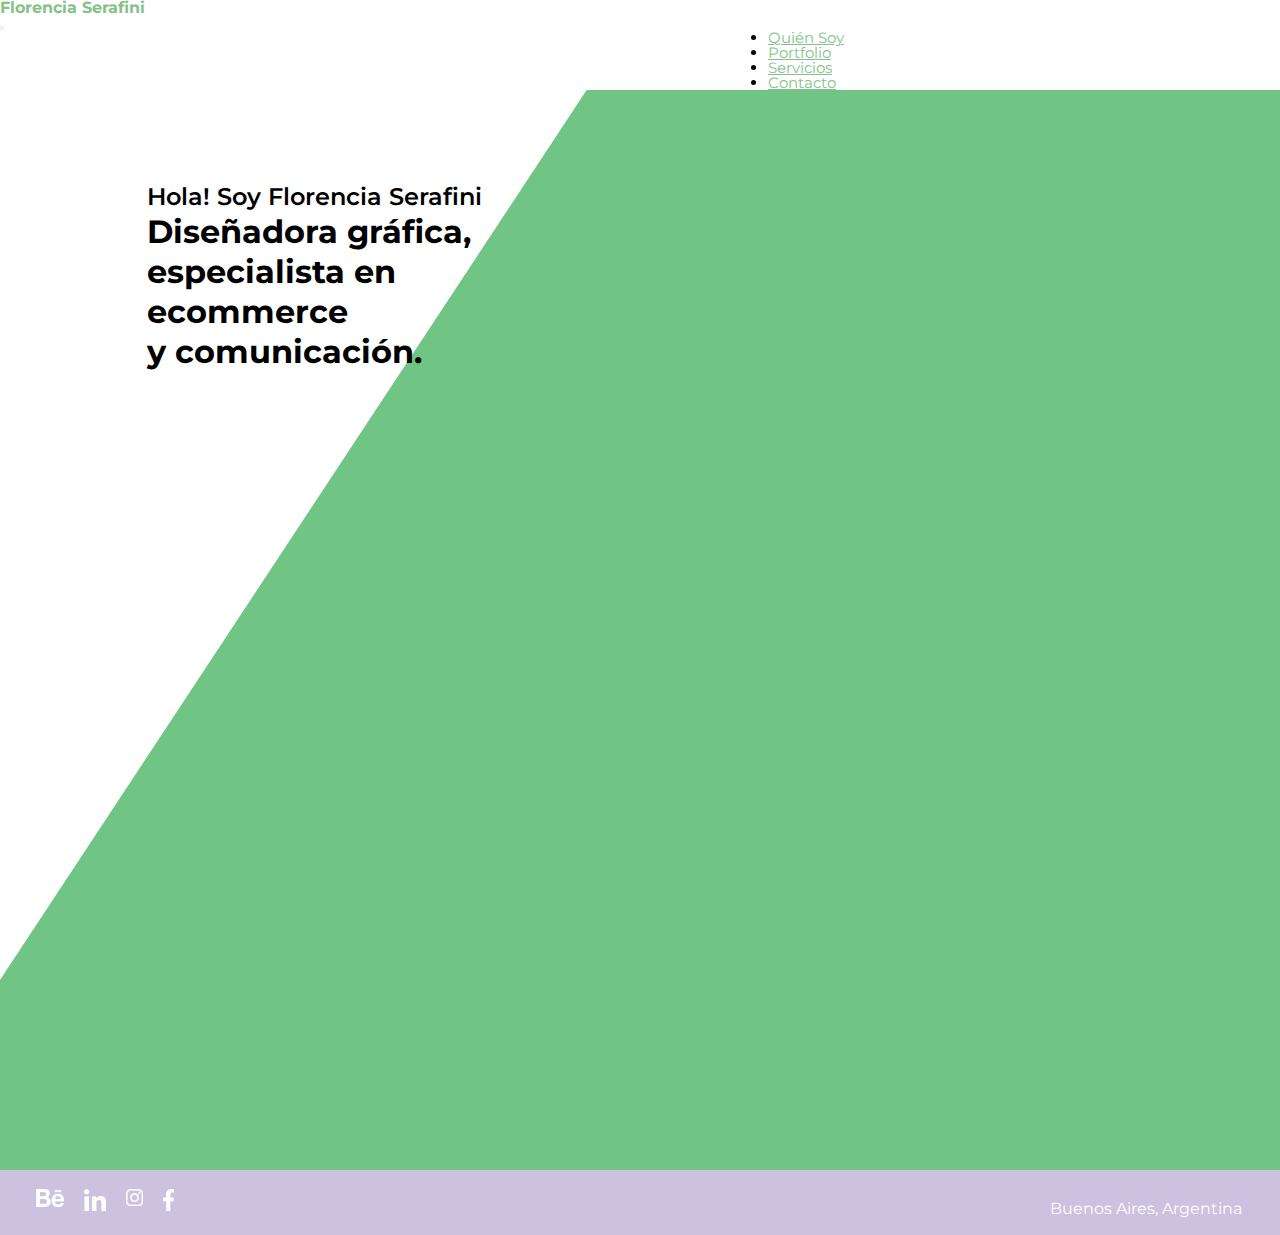
<file: index.html>
<!DOCTYPE html>
<html lang="en">
<head>
    <meta charset="UTF-8">
    <meta http-equiv="X-UA-Compatible" content="IE=edge">
    <meta name="viewport" content="width=device-width, initial-scale=1.0">
    <meta name="description" content="Portfolio personal donde podrán encontrar trabajos realizados e información personal">
    <meta name="keywords"  content="Perfil, personal, portfolio, proyectos, trabajos, servicios">
    <link rel="preconnect" href="https://fonts.googleapis.com">
    <link rel="preconnect" href="https://fonts.gstatic.com" crossorigin>
    <link href="https://fonts.googleapis.com/css2?family=Montserrat:wght@400;500;600;700&display=swap" rel="stylesheet">
    <link href="https://cdn.jsdelivr.net/npm/bootstrap@5.1.3/dist/css/bootstrap.min.css" rel="stylesheet" integrity="sha384-1BmE4kWBq78iYhFldvKuhfTAU6auU8tT94WrHftjDbrCEXSU1oBoqyl2QvZ6jIW3" crossorigin="anonymous">
    <link rel="stylesheet" href="./css/estilos.css">
    <title>Portfolio Florencia Serafini</title>
</head>
<body>
    
    <header id="header">


        <nav class="navbar navbar-expand-lg navbar-light bg-light">
            <div class="container-fluid">
              <div id="logo">
                <a href="./index.html">Florencia Serafini</a>
            </div>
              <button class="navbar-toggler" type="button" data-bs-toggle="collapse" data-bs-target="#navbarNav" aria-controls="navbarNav" aria-expanded="false" aria-label="Toggle navigation">
                <span class="navbar-toggler-icon"></span>
              </button>
              <div class="collapse navbar-collapse" id="navbarNav">
                <ul class="navbar-nav">
                  <li class="nav-item">
                    <a class="nav-link" aria-current="page" href="./quiensoy.html">Quién Soy</a>
                  </li>
                  <li class="nav-item">
                    <a class="nav-link" href="./portfolio.html">Portfolio</a>
                  </li>
                  <li class="nav-item">
                    <a class="nav-link" href="./servicios.html">Servicios</a>
                  </li>
                  <li class="nav-item">
                    <a class="nav-link" href="./contacto.html">Contacto</a>
                  </li>
                </ul>
              </div>
            </div>
          </nav>
    </header>


    <main id="main">
      <div id="textoBienvenida">
        <p>Hola! Soy Florencia Serafini</p>
        <h1>Diseñadora gráfica, <br>
          especialista en <br>
          ecommerce <br>
          y comunicación.</h1>
         </div>    
    </main>



    <footer id="footer">
      <div id="iconos">
        <a href="https://www.behance.net/florenciaserafini"><div id="behance"><img src="./img/behance.png" alt="behance"></div></a>
        <a href="https://www.linkedin.com/in/florencia-serafini-273aa0105/?originalSubdomain=ar"><div id="linkedin"><img src="./img/linkedin.png" alt="linkedin"></div></a>
        <a href="https://www.instagram.com/florchuserafini/?hl=es"><div id="instagram"><img src="./img/instagram.png" alt="instagram"></div></a>
        <a href="https://www.facebook.com/florchu.serafini?locale2=es_LA"><div id="facebook"><img src="./img/facebook.png" alt="facebook"></div></a>
      </div>
      <p>Buenos Aires, Argentina</p>
    </footer>


    <script src="https://cdn.jsdelivr.net/npm/bootstrap@5.1.3/dist/js/bootstrap.bundle.min.js" integrity="sha384-ka7Sk0Gln4gmtz2MlQnikT1wXgYsOg+OMhuP+IlRH9sENBO0LRn5q+8nbTov4+1p" crossorigin="anonymous"></script>
</body>
</html>
</file>
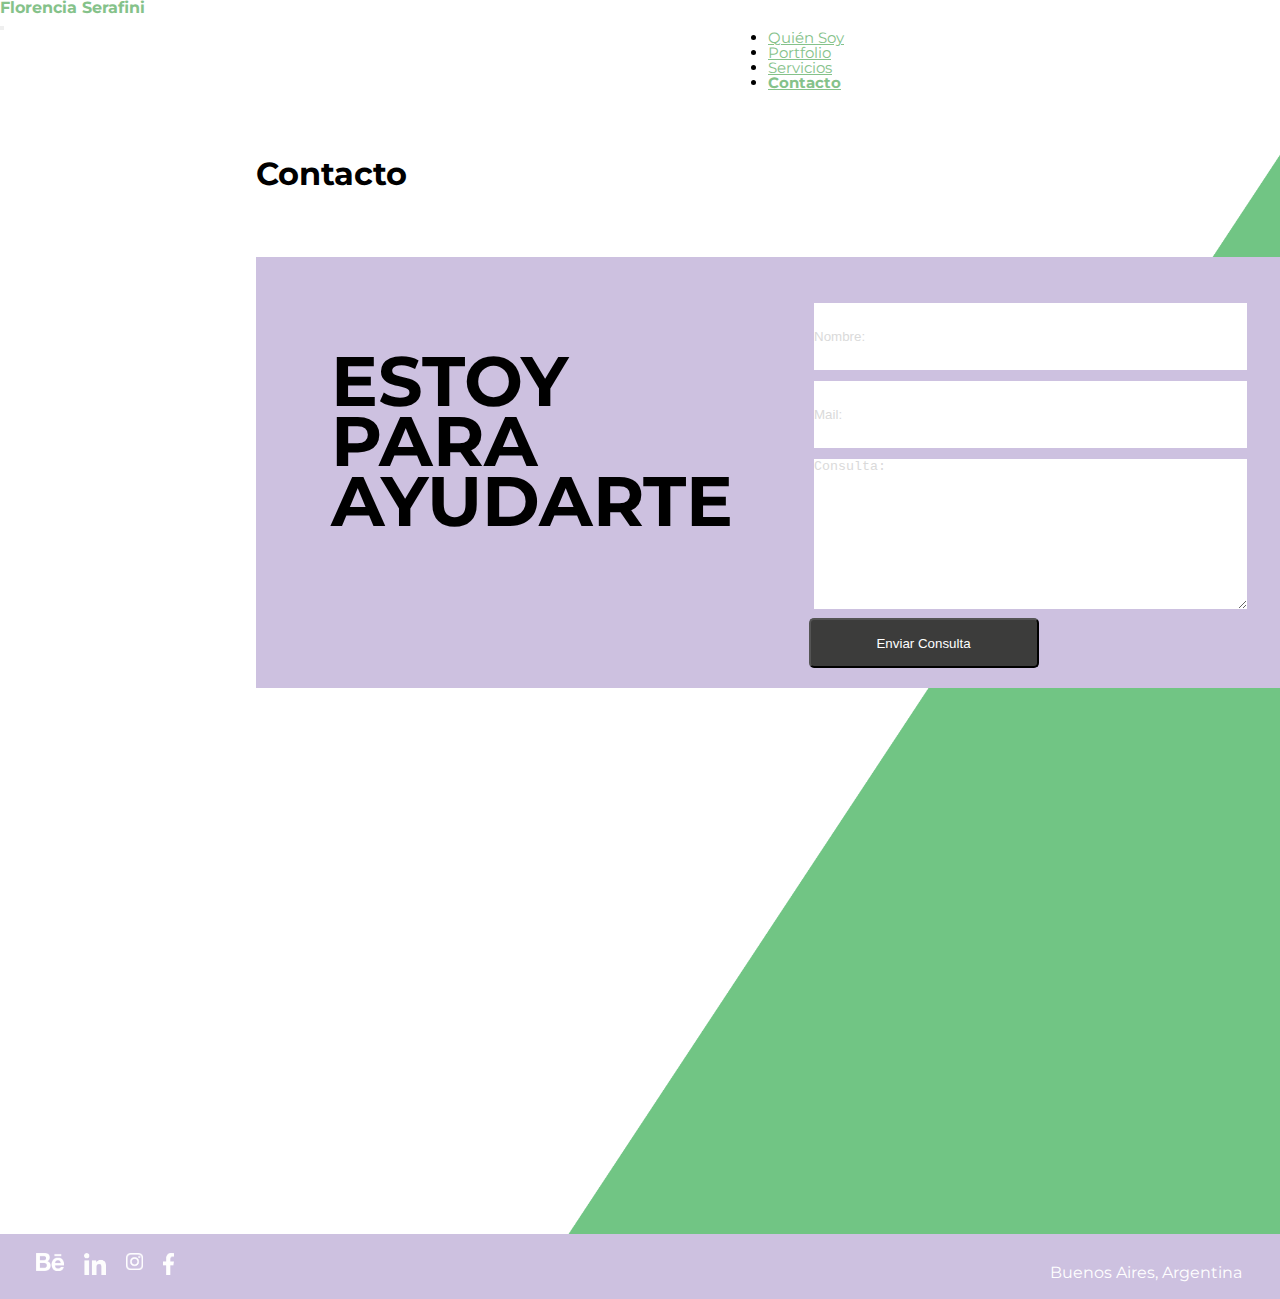
<file: contacto.html>
<!DOCTYPE html>
<html lang="en">
<head>
    <meta charset="UTF-8">
    <meta http-equiv="X-UA-Compatible" content="IE=edge">
    <meta name="viewport" content="width=device-width, initial-scale=1.0">
    <meta name="description" content="Formas de contacto">
    <meta name="keywords"  content="Perfil, personal, portfolio, proyectos, trabajos, servicios">
    <link rel="preconnect" href="https://fonts.googleapis.com">
    <link rel="preconnect" href="https://fonts.gstatic.com" crossorigin>
    <link href="https://fonts.googleapis.com/css2?family=Montserrat:wght@400;500;600;700&display=swap" rel="stylesheet">
    <link href="https://cdn.jsdelivr.net/npm/bootstrap@5.1.3/dist/css/bootstrap.min.css" rel="stylesheet" integrity="sha384-1BmE4kWBq78iYhFldvKuhfTAU6auU8tT94WrHftjDbrCEXSU1oBoqyl2QvZ6jIW3" crossorigin="anonymous">
    <link rel="stylesheet" href="./css/estilos.css">
    <title>Portfolio Florencia Serafini</title>
</head>
<body>
    
    <header id="header">
      
      <nav class="navbar navbar-expand-lg navbar-light bg-light">
        <div class="container-fluid">
          <div id="logo">
            <a href="./index.html">Florencia Serafini</a>
        </div>
          <button class="navbar-toggler" type="button" data-bs-toggle="collapse" data-bs-target="#navbarNav" aria-controls="navbarNav" aria-expanded="false" aria-label="Toggle navigation">
            <span class="navbar-toggler-icon"></span>
          </button>
          <div class="collapse navbar-collapse" id="navbarNav">
            <ul class="navbar-nav">
              <li class="nav-item">
                <a class="nav-link" aria-current="page" href="./quiensoy.html">Quién Soy</a>
              </li>
              <li class="nav-item">
                <a class="nav-link" href="./portfolio.html">Portfolio</a>
              </li>
              <li class="nav-item">
                <a class="nav-link" href="./servicios.html">Servicios</a>
              </li>
              <li class="nav-item ">
                <a class="nav-link active" href="./contacto.html">Contacto</a>
              </li>
            </ul>
          </div>
        </div>
      </nav>
    </header>


    <main id="mainContacto">
      <h1>Contacto</h1>
      <div id="mainContacto__container">
        <div id="mainContacto__container__tituloForm">
          <h1>ESTOY PARA AYUDARTE</h1>
        </div>
        <div id="mainContacto__container__formBoost">
          <input type="text" id="fNombre" placeholder="Nombre:"><br>
          <input type="email" name="correo" id="fMail" placeholder="Mail:"><br>
          <textarea name="consulta" id="fConsulta" cols="30" rows="10" placeholder="Consulta:"></textarea>
          <button type="submit" class="btn">Enviar Consulta</button>
        </div>


      </div>
    
    </main>



    <footer id="footer">
      <div id="iconos">
        <a href="https://www.behance.net/florenciaserafini"><div id="behance"><img src="./img/behance.png" alt="behance"></div></a>
        <a href="https://www.linkedin.com/in/florencia-serafini-273aa0105/?originalSubdomain=ar"><div id="linkedin"><img src="./img/linkedin.png" alt="linkedin"></div></a>
        <a href="https://www.instagram.com/florchuserafini/?hl=es"><div id="instagram"><img src="./img/instagram.png" alt="instagram"></div></a>
        <a href="https://www.facebook.com/florchu.serafini?locale2=es_LA"><div id="facebook"><img src="./img/facebook.png" alt="facebook"></div></a>
      </div>
      <p>Buenos Aires, Argentina</p>
    </footer>


    <script src="https://cdn.jsdelivr.net/npm/bootstrap@5.1.3/dist/js/bootstrap.bundle.min.js" integrity="sha384-ka7Sk0Gln4gmtz2MlQnikT1wXgYsOg+OMhuP+IlRH9sENBO0LRn5q+8nbTov4+1p" crossorigin="anonymous"></script>
</body>
</html>
</file>
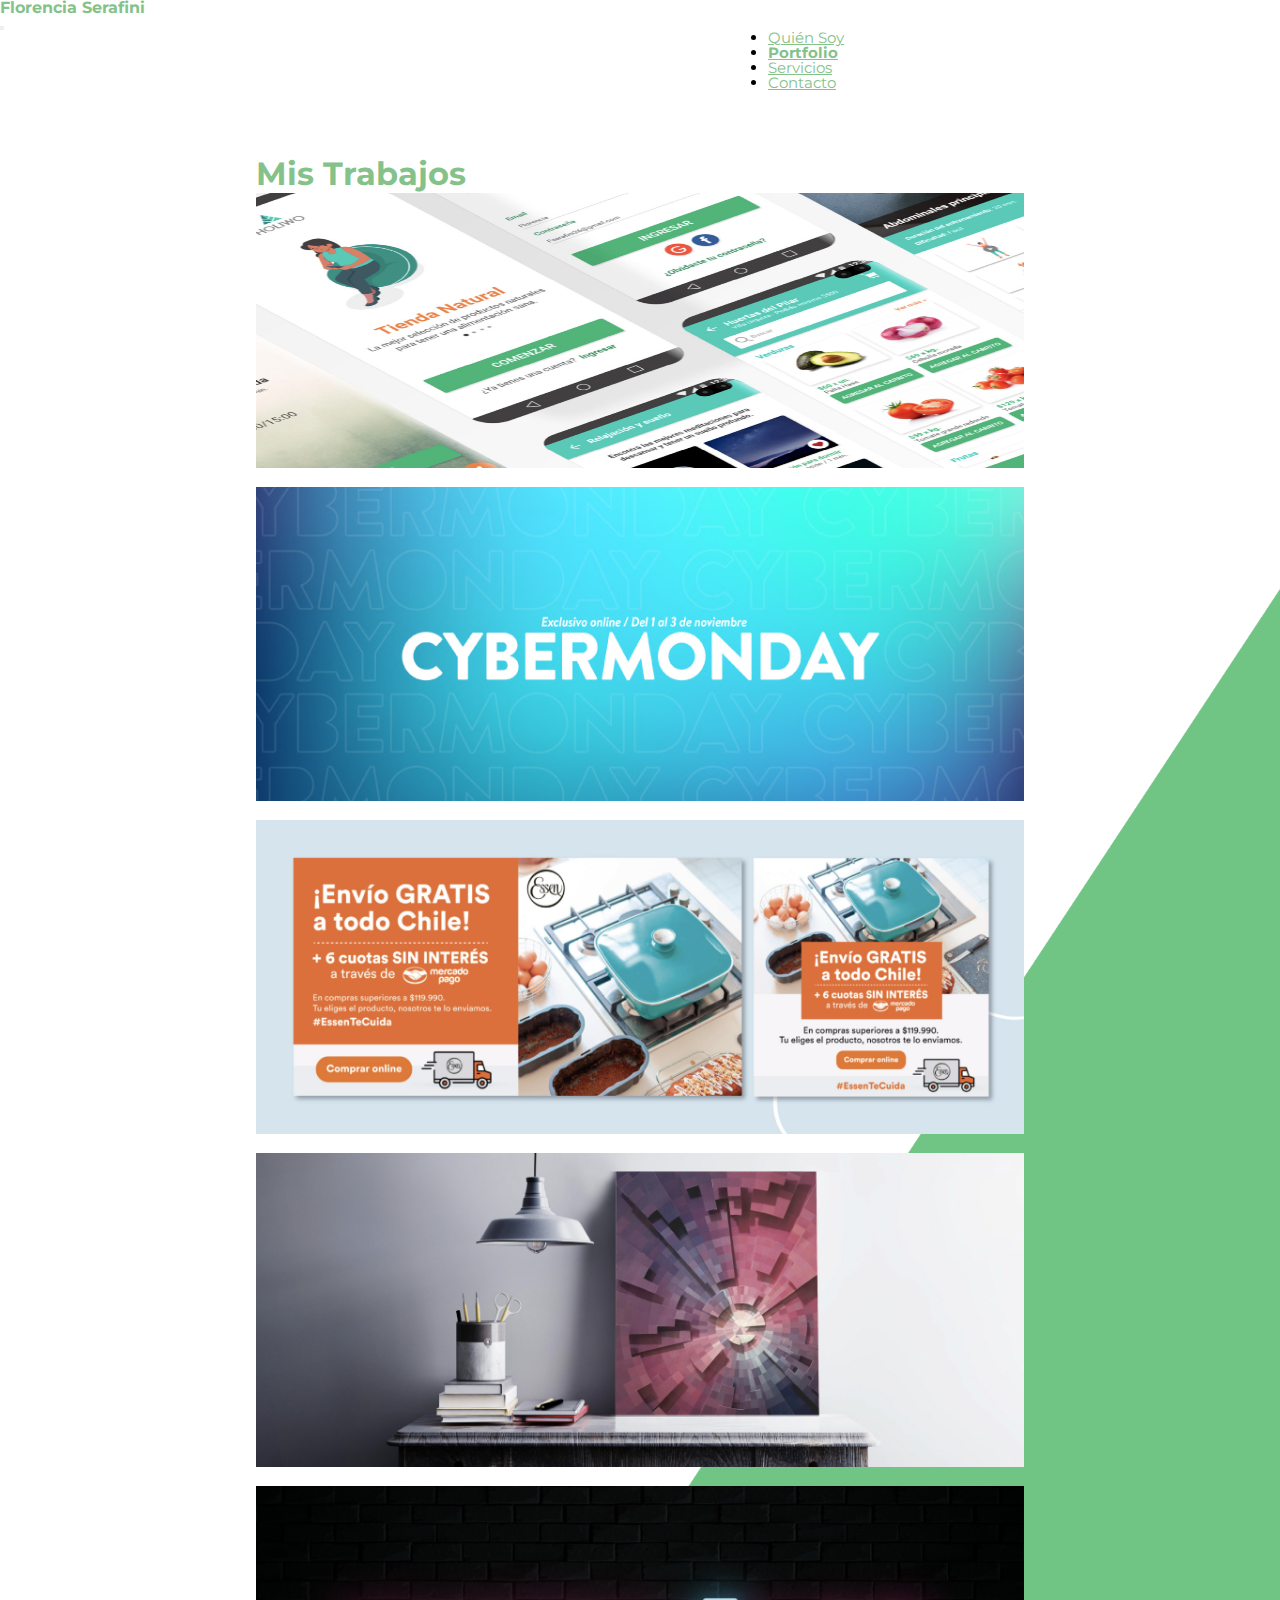
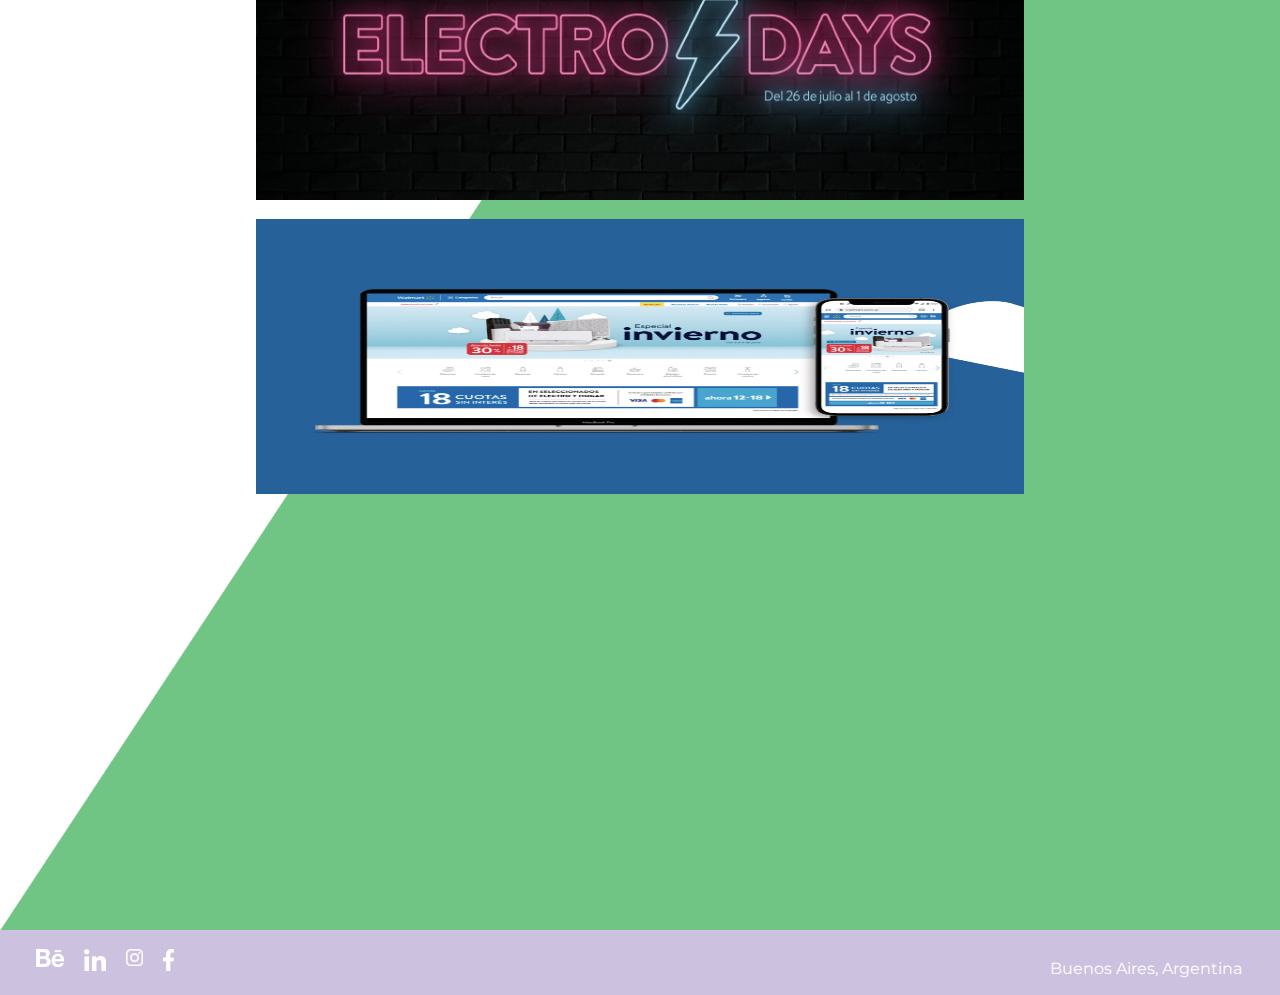
<file: portfolio.html>
<!DOCTYPE html>
<html lang="en">

<head>
  <meta charset="UTF-8">
  <meta http-equiv="X-UA-Compatible" content="IE=edge">
  <meta name="viewport" content="width=device-width, initial-scale=1.0">
  <meta name="description" content="Trabajos realizados">
  <meta name="keywords"  content="Perfil, personal, portfolio, proyectos, trabajos, servicios">
  <link rel="preconnect" href="https://fonts.googleapis.com">
  <link rel="preconnect" href="https://fonts.gstatic.com" crossorigin>
  <link href="https://fonts.googleapis.com/css2?family=Montserrat:wght@400;500;600;700&display=swap" rel="stylesheet">
  <link href="https://cdn.jsdelivr.net/npm/bootstrap@5.1.3/dist/css/bootstrap.min.css" rel="stylesheet"
    integrity="sha384-1BmE4kWBq78iYhFldvKuhfTAU6auU8tT94WrHftjDbrCEXSU1oBoqyl2QvZ6jIW3" crossorigin="anonymous">
  <link rel="stylesheet" href="./css/estilos.css">
  <title>Portfolio Florencia Serafini</title>
</head>

<body>

  <header id="header">
    
    <nav class="navbar navbar-expand-lg navbar-light bg-light">
      <div class="container-fluid">
        <div id="logo">
          <a href="./index.html">Florencia Serafini</a>
      </div>
        <button class="navbar-toggler" type="button" data-bs-toggle="collapse" data-bs-target="#navbarNav" aria-controls="navbarNav" aria-expanded="false" aria-label="Toggle navigation">
          <span class="navbar-toggler-icon"></span>
        </button>
        <div class="collapse navbar-collapse" id="navbarNav">
          <ul class="navbar-nav">
            <li class="nav-item">
              <a class="nav-link" aria-current="page" href="./quiensoy.html">Quién Soy</a>
            </li>
            <li class="nav-item">
              <a class="nav-link active" href="./portfolio.html">Portfolio</a>
            </li>
            <li class="nav-item">
              <a class="nav-link" href="./servicios.html">Servicios</a>
            </li>
            <li class="nav-item">
              <a class="nav-link" href="./contacto.html">Contacto</a>
            </li>
          </ul>
        </div>
      </div>
    </nav>
  </header>


  <main id="mainPortfolio">
    <h1>Mis Trabajos</h1>
    <div id="mainPortfolio__container">
      <div id="mainPortfolio__container__work1">
        <a href="https://www.behance.net/gallery/112557121/Holiwo-APP-de-nutricion-Holistica"><img src="./img/holiwo.png" alt="Holiwo"></a>
      </div>
      <div id="mainPortfolio__container__work2">
        <a href="#"><img src="./img/cyber.png" alt="Cyber Monday"></a>
      </div>

      <div id="mainPortfolio__container__work3">
        <a href="https://www.behance.net/gallery/123429303/Essen-Chile"><img src="./img/essen.png" alt="Essen"></a>
      </div>

      <div id="mainPortfolio__container__work4">
        <a href="#"><img src="./img/puntog.png" alt="Punto G"></a>
      </div>

      <div id="mainPortfolio__container__work5">
        <a href="#"><img src="./img/electrodays.png" alt="Electro Days"></a>
      </div>

      <div id="mainPortfolio__container__work6">
        <a href="https://www.behance.net/gallery/123427909/Diseno-banners-Walmartcomar"><img src="./img/walmart.png" alt="Walmart"></a>

      </div>
    
    </div>

  </main>


  <footer id="footer">
    <div id="iconos">
      <a href="https://www.behance.net/florenciaserafini"><div id="behance"><img src="./img/behance.png" alt="behance"></div></a>
      <a href="https://www.linkedin.com/in/florencia-serafini-273aa0105/?originalSubdomain=ar"><div id="linkedin"><img src="./img/linkedin.png" alt="linkedin"></div></a>
      <a href="https://www.instagram.com/florchuserafini/?hl=es"><div id="instagram"><img src="./img/instagram.png" alt="instagram"></div></a>
      <a href="https://www.facebook.com/florchu.serafini?locale2=es_LA"><div id="facebook"><img src="./img/facebook.png" alt="facebook"></div></a>
    </div>
    <p>Buenos Aires, Argentina</p>
  </footer>


  <script src="https://cdn.jsdelivr.net/npm/bootstrap@5.1.3/dist/js/bootstrap.bundle.min.js"
    integrity="sha384-ka7Sk0Gln4gmtz2MlQnikT1wXgYsOg+OMhuP+IlRH9sENBO0LRn5q+8nbTov4+1p" crossorigin="anonymous">
  </script>
</body>

</html>
</file>
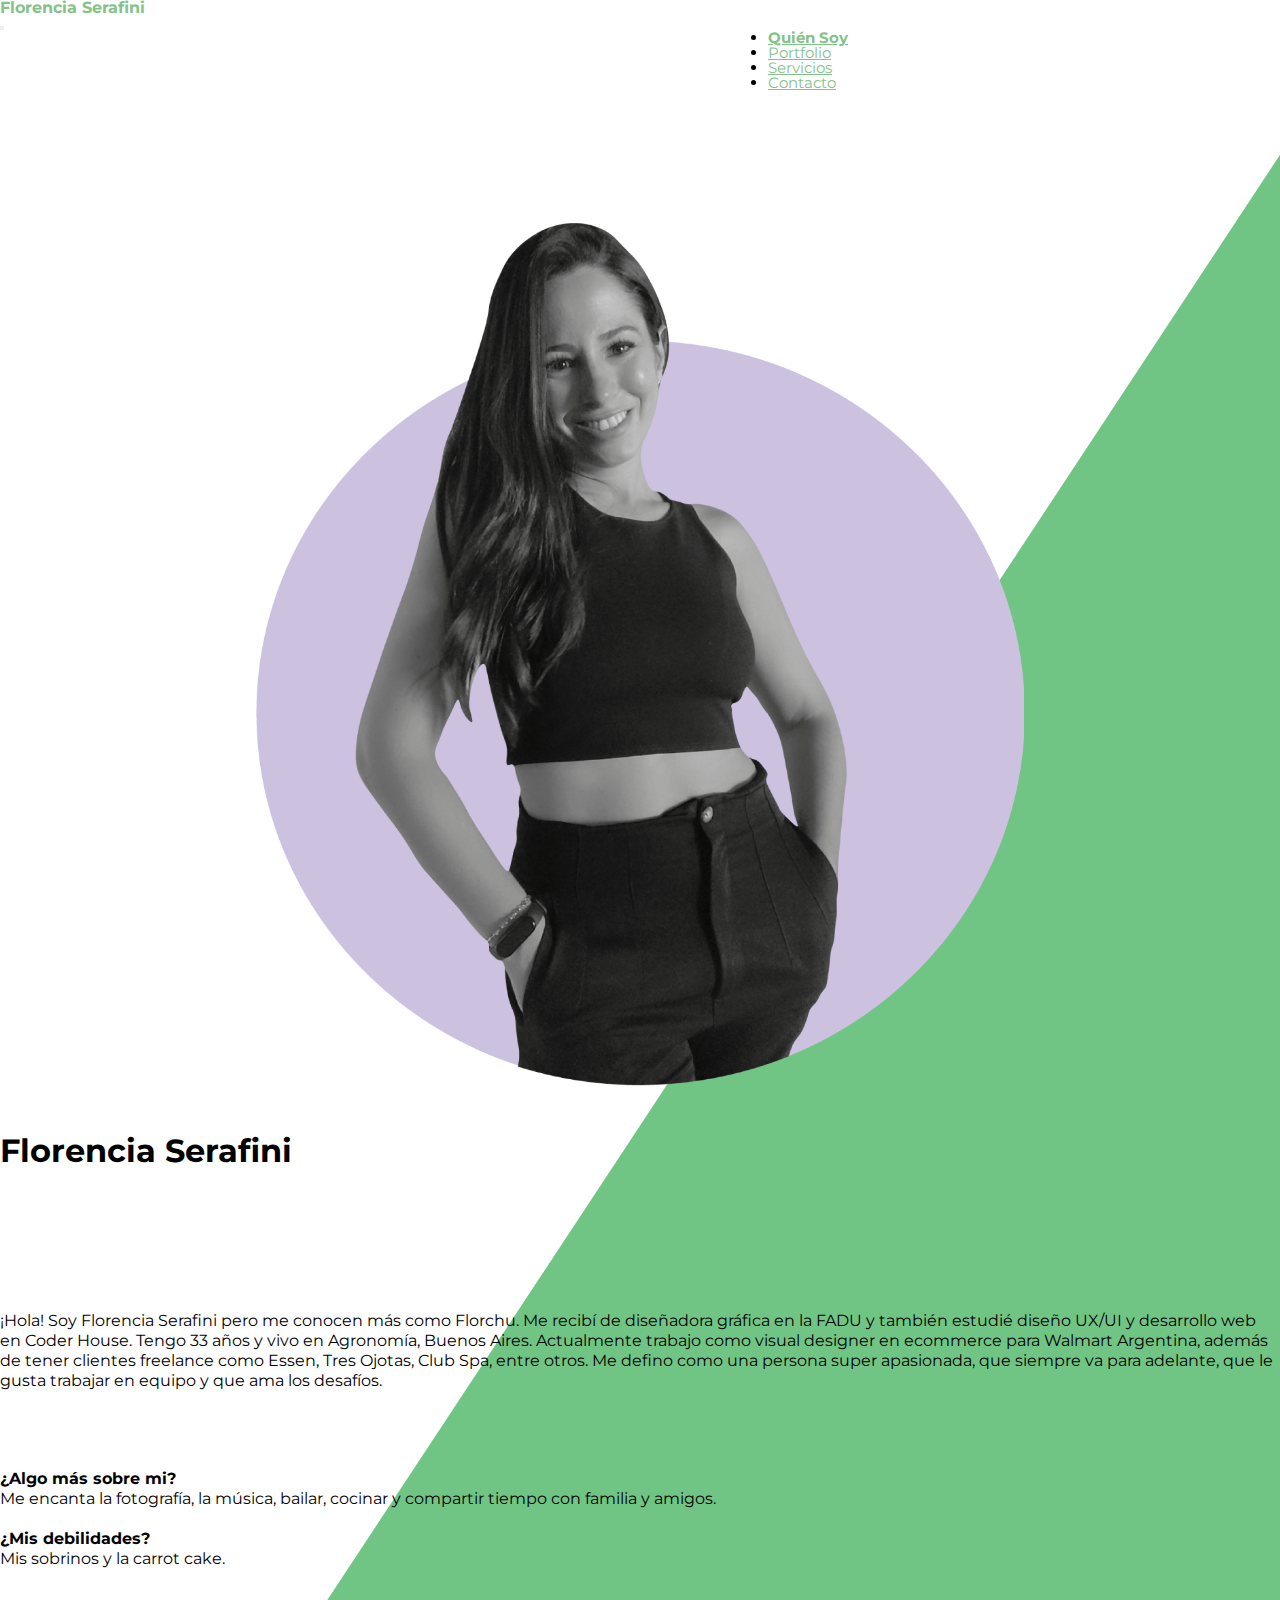
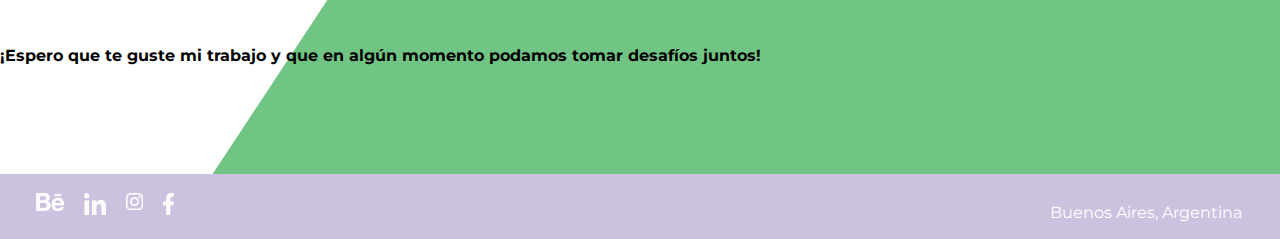
<file: quiensoy.html>
<!DOCTYPE html>
<html lang="en">

<head>
  <meta charset="UTF-8">
  <meta http-equiv="X-UA-Compatible" content="IE=edge">
  <meta name="viewport" content="width=device-width, initial-scale=1.0">
  <meta name="description" content="Información personal sobre quien soy">
  <meta name="keywords"  content="Perfil, personal, portfolio, proyectos, trabajos">
  <link rel="preconnect" href="https://fonts.googleapis.com">
  <link rel="preconnect" href="https://fonts.gstatic.com" crossorigin>
  <link href="https://fonts.googleapis.com/css2?family=Montserrat:wght@400;500;600;700&display=swap" rel="stylesheet">
  <link href="https://cdn.jsdelivr.net/npm/bootstrap@5.1.3/dist/css/bootstrap.min.css" rel="stylesheet"
    integrity="sha384-1BmE4kWBq78iYhFldvKuhfTAU6auU8tT94WrHftjDbrCEXSU1oBoqyl2QvZ6jIW3" crossorigin="anonymous">
  <link rel="stylesheet" href="./css/estilos.css">
  <title>Portfolio Florencia Serafini</title>
</head>

<body>

  <header id="header">
 
    <nav class="navbar navbar-expand-lg navbar-light bg-light">
      <div class="container-fluid">
        <div id="logo">
          <a href="./index.html">Florencia Serafini</a>
      </div>
        <button class="navbar-toggler" type="button" data-bs-toggle="collapse" data-bs-target="#navbarNav" aria-controls="navbarNav" aria-expanded="false" aria-label="Toggle navigation">
          <span class="navbar-toggler-icon"></span>
        </button>
        <div class="collapse navbar-collapse" id="navbarNav">
          <ul class="navbar-nav">
            <li class="nav-item">
              <a class="nav-link active" aria-current="page" href="./quiensoy.html">Quién Soy</a>
            </li>
            <li class="nav-item">
              <a class="nav-link" href="./portfolio.html">Portfolio</a>
            </li>
            <li class="nav-item">
              <a class="nav-link" href="./servicios.html">Servicios</a>
            </li>
            <li class="nav-item">
              <a class="nav-link" href="./contacto.html">Contacto</a>
            </li>
          </ul>
        </div>
      </div>
    </nav>
  </header>


  <main id="mainQuienSoy">

    <div id="mainQuienSoy__container__quienSoy">
      <div id="mainQuienSoy__container__quienSoy__textoMain">
        <h1>Florencia Serafini</h1>
        <p>
          ¡Hola! Soy Florencia Serafini pero me conocen más como Florchu. Me recibí de diseñadora gráfica en la FADU y
          también estudié diseño UX/UI y desarrollo web en Coder House.
          Tengo 33 años y vivo en Agronomía, Buenos Aires.
          Actualmente trabajo como visual designer en ecommerce para Walmart Argentina, además de tener clientes
          freelance como Essen, Tres Ojotas, Club Spa, entre otros.
          Me defino como una persona super apasionada, que siempre va para adelante, que le gusta trabajar en equipo y
          que ama los desafíos.
        </p>
        <p>
          <b>¿Algo más sobre mi?</b> <br>Me encanta la fotografía, la música, bailar, cocinar y compartir tiempo con familia y
          amigos.<br><br>

         <b>¿Mis debilidades?</b> <br>Mis sobrinos y la carrot cake.
        </p>
        <p>
          <b>¡Espero que te guste mi trabajo y que en algún momento podamos tomar desafíos juntos!</b>
        </p>
      </div>
      <div id="mainQuienSoy__container__quienSoy__fotoPerfil">
        <img src="./img/perfil.png" alt="Foto Perfil">
      </div>
    </div>

  </main>



  <footer id="footer">
    <div id="iconos">
      <a href="https://www.behance.net/florenciaserafini"><div id="behance"><img src="./img/behance.png" alt="behance"></div></a>
      <a href="https://www.linkedin.com/in/florencia-serafini-273aa0105/?originalSubdomain=ar"><div id="linkedin"><img src="./img/linkedin.png" alt="linkedin"></div></a>
      <a href="https://www.instagram.com/florchuserafini/?hl=es"><div id="instagram"><img src="./img/instagram.png" alt="instagram"></div></a>
      <a href="https://www.facebook.com/florchu.serafini?locale2=es_LA"><div id="facebook"><img src="./img/facebook.png" alt="facebook"></div></a>
    </div>
    <p>Buenos Aires, Argentina</p>
  </footer>


  <script src="https://cdn.jsdelivr.net/npm/bootstrap@5.1.3/dist/js/bootstrap.bundle.min.js"
    integrity="sha384-ka7Sk0Gln4gmtz2MlQnikT1wXgYsOg+OMhuP+IlRH9sENBO0LRn5q+8nbTov4+1p" crossorigin="anonymous">
  </script>
</body>

</html>
</file>
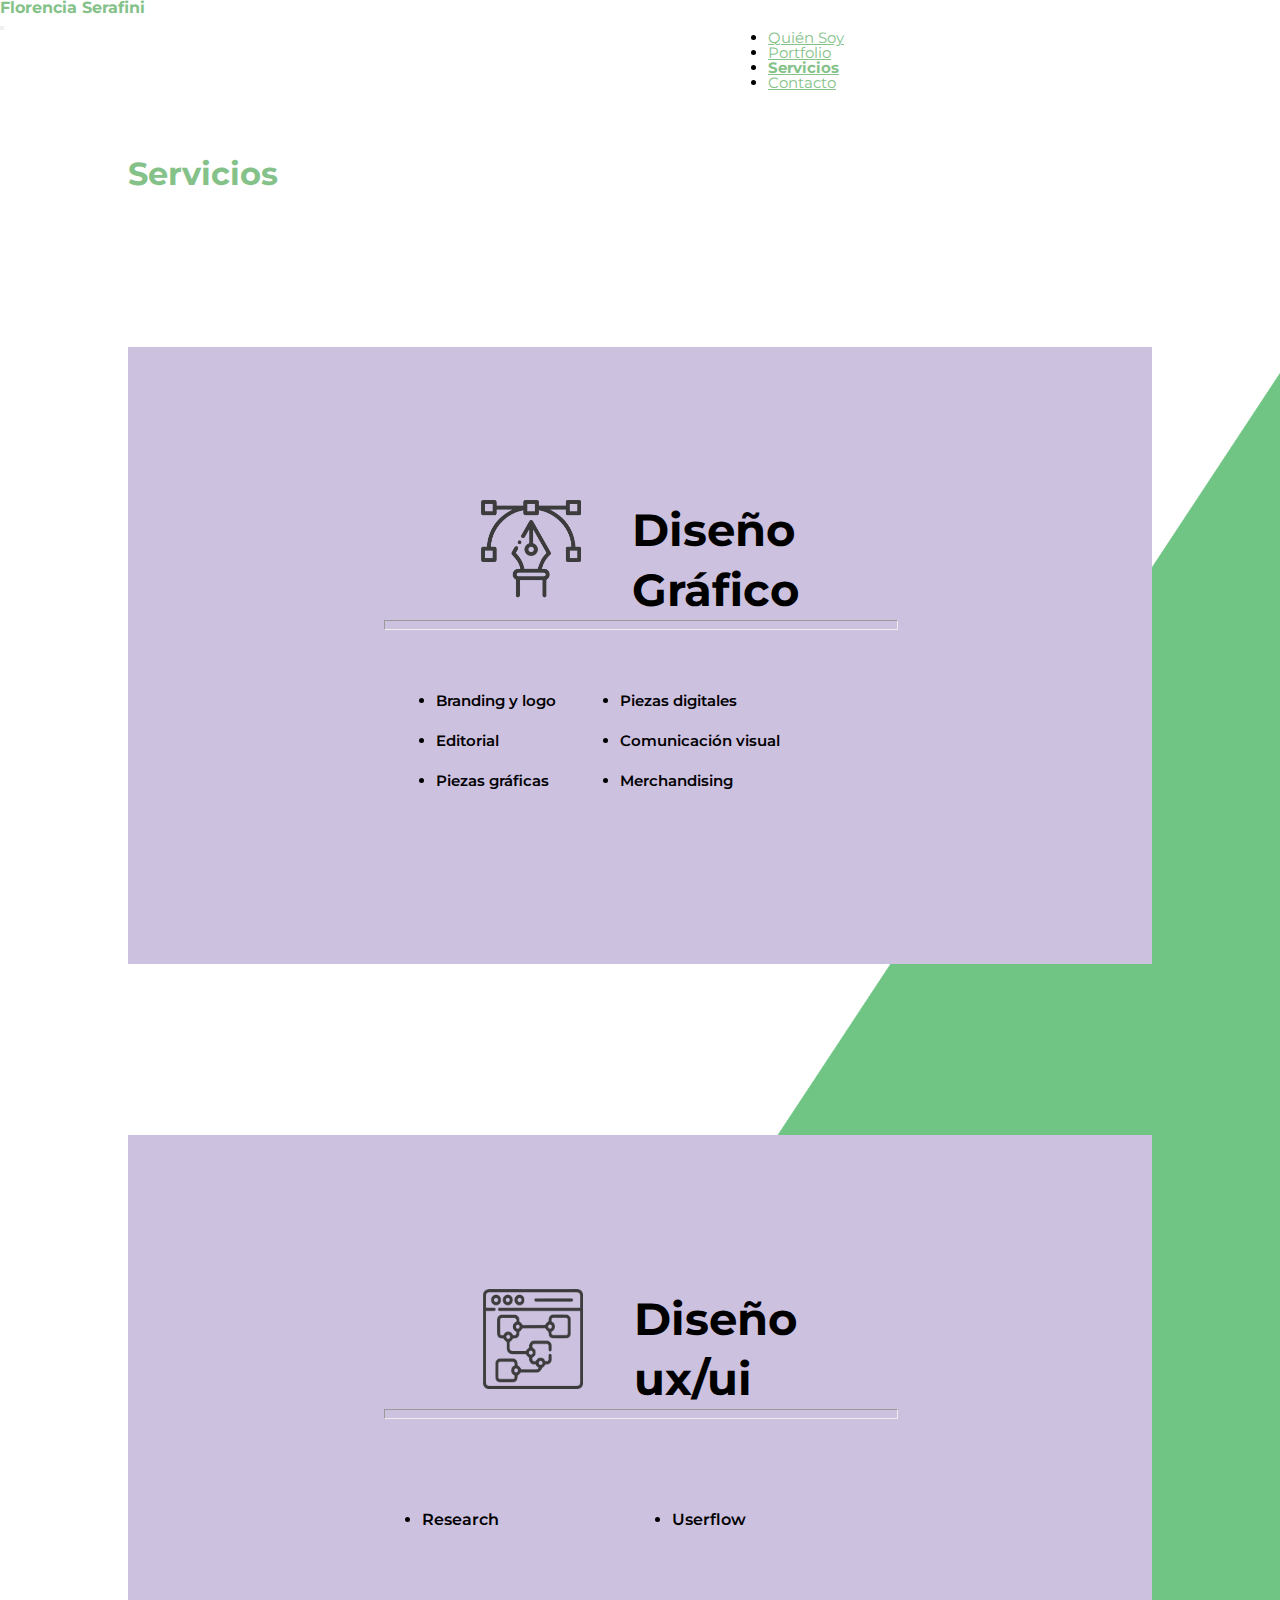
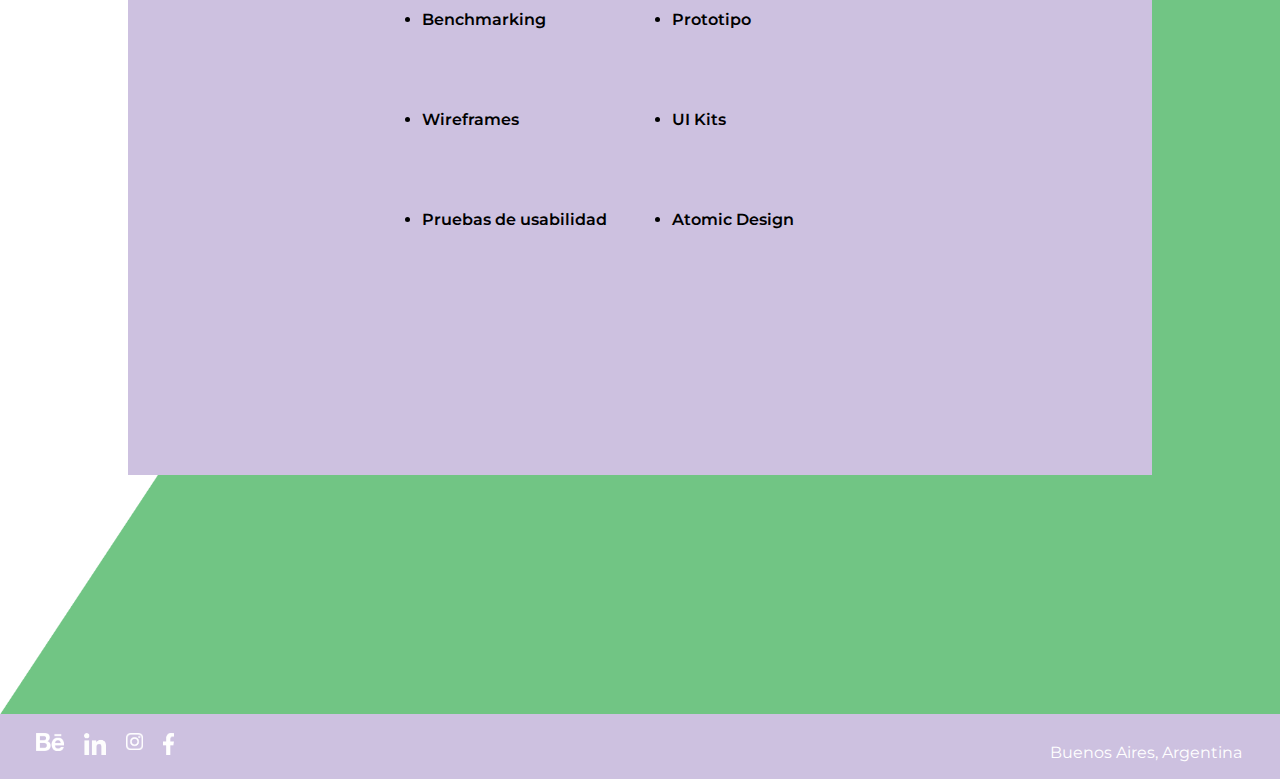
<file: servicios.html>
<!DOCTYPE html>
<html lang="en">

<head>
  <meta charset="UTF-8">
  <meta http-equiv="X-UA-Compatible" content="IE=edge">
  <meta name="viewport" content="width=device-width, initial-scale=1.0">
  <meta name="description" content="Servicios que realizo">
  <meta name="keywords"  content="Perfil, personal, portfolio, proyectos, trabajos, servicios">
  <link rel="preconnect" href="https://fonts.googleapis.com">
  <link rel="preconnect" href="https://fonts.gstatic.com" crossorigin>
  <link href="https://fonts.googleapis.com/css2?family=Montserrat:wght@400;500;600;700&display=swap" rel="stylesheet">
  <link href="https://cdn.jsdelivr.net/npm/bootstrap@5.1.3/dist/css/bootstrap.min.css" rel="stylesheet"
    integrity="sha384-1BmE4kWBq78iYhFldvKuhfTAU6auU8tT94WrHftjDbrCEXSU1oBoqyl2QvZ6jIW3" crossorigin="anonymous">
  <link rel="stylesheet" href="./css/estilos.css">
  <title>Portfolio Florencia Serafini</title>
</head>

<body>

  <header id="header">
  
    <nav class="navbar navbar-expand-lg navbar-light bg-light">
      <div class="container-fluid">
        <div id="logo">
          <a href="./index.html">Florencia Serafini</a>
      </div>
        <button class="navbar-toggler" type="button" data-bs-toggle="collapse" data-bs-target="#navbarNav" aria-controls="navbarNav" aria-expanded="false" aria-label="Toggle navigation">
          <span class="navbar-toggler-icon"></span>
        </button>
        <div class="collapse navbar-collapse" id="navbarNav">
          <ul class="navbar-nav">
            <li class="nav-item">
              <a class="nav-link" aria-current="page" href="./quiensoy.html">Quién Soy</a>
            </li>
            <li class="nav-item">
              <a class="nav-link" href="./portfolio.html">Portfolio</a>
            </li>
            <li class="nav-item">
              <a class="nav-link active" href="./servicios.html">Servicios</a>
            </li>
            <li class="nav-item">
              <a class="nav-link" href="./contacto.html">Contacto</a>
            </li>
          </ul>
        </div>
      </div>
    </nav>
  </header>


  <main id="mainServicios">
    <h1>Servicios</h1>
    <div id="mainServicios__container">
      <div id="mainServicios__container__diseñoGrafico">
        <div id="mainServicios__container__diseñoGrafico__up"=>
          <img src="./img/grafico.png" alt="diseño">
          <h2>Diseño<br>Gráfico</h2>
        </div>
        <hr class="line">
        <div id="mainServicios__container__diseñoGrafico__bottom">
          <ul>
            <li>Branding y logo</li>
            <li>Editorial</li>
            <li>Piezas gráficas</li>
          </ul>
          <ul>
            <li>Piezas digitales</li>
            <li>Comunicación visual</li>
            <li>Merchandising</li>
          </ul>
        </div>
      </div>
      <div id="mainServicios__container__diseñoUxUi">

        <div id="mainServicios__container__diseñoUxUi__up"=>
          <img src="./img/ux.png" alt="diseño">
          <h2>Diseño<br>ux/ui</h2>
        </div>
        <hr class="line">
        <div id="mainServicios__container__diseñoUxUi__bottom">
          <ul>
            <li>Research</li>
            <li>Benchmarking</li>
            <li>Wireframes</li>
            <li>Pruebas de usabilidad</li>
          </ul>
          <ul>
            <li>Userflow</li>
            <li>Prototipo</li>
            <li>UI Kits</li>
            <li>Atomic Design</li>
          </ul>
        </div>

      </div>
    </div>

  </main>



  <footer id="footer">
    <div id="iconos">
      <a href="https://www.behance.net/florenciaserafini"><div id="behance"><img src="./img/behance.png" alt="behance"></div></a>
      <a href="https://www.linkedin.com/in/florencia-serafini-273aa0105/?originalSubdomain=ar"><div id="linkedin"><img src="./img/linkedin.png" alt="linkedin"></div></a>
      <a href="https://www.instagram.com/florchuserafini/?hl=es"><div id="instagram"><img src="./img/instagram.png" alt="instagram"></div></a>
      <a href="https://www.facebook.com/florchu.serafini?locale2=es_LA"><div id="facebook"><img src="./img/facebook.png" alt="facebook"></div></a>
    </div>
    <p>Buenos Aires, Argentina</p>
  </footer>


  <script src="https://cdn.jsdelivr.net/npm/bootstrap@5.1.3/dist/js/bootstrap.bundle.min.js"
    integrity="sha384-ka7Sk0Gln4gmtz2MlQnikT1wXgYsOg+OMhuP+IlRH9sENBO0LRn5q+8nbTov4+1p" crossorigin="anonymous">
  </script>
</body>

</html>
</file>
<file: css/estilos.css>
@charset "UTF-8";
#mainContacto {
  width: 100%;
  height: 100%;
  background-image: url("../img/triangulo.png");
  background-size: 100%;
  /* WebKit */ }
  #mainContacto h1 {
    margin-top: 5%;
    color: verdeGral;
    font-weight: bold;
    margin-left: 20%; }
  #mainContacto #mainContacto__container {
    margin-top: 5%;
    margin-left: 20%;
    height: 431px;
    width: 1105px;
    left: 168px;
    top: 352px;
    border-radius: 0px;
    background-color: #CDC1E0; }
    #mainContacto #mainContacto__container #mainContacto__container__tituloForm {
      height: 206px;
      width: 377px;
      border-radius: nullpx; }
      #mainContacto #mainContacto__container #mainContacto__container__tituloForm h1 {
        color: black;
        padding-top: 25%;
        font-family: Montserrat;
        font-size: 70px;
        font-style: normal;
        font-weight: 700;
        line-height: 60px;
        letter-spacing: 0em;
        text-align: left; }
    #mainContacto #mainContacto__container #mainContacto__container__formBoost {
      margin-top: -15%;
      margin-left: 50%; }
      #mainContacto #mainContacto__container #mainContacto__container__formBoost #fNombre {
        width: 433px;
        height: 67px;
        background: #FFFFFF;
        border: 0;
        margin: 1%; }
      #mainContacto #mainContacto__container #mainContacto__container__formBoost #fMail {
        width: 433px;
        height: 67px;
        background: #FFFFFF;
        border: 0;
        margin: 1%; }
      #mainContacto #mainContacto__container #mainContacto__container__formBoost #fConsulta {
        width: 433px;
        height: 150px;
        background: #FFFFFF;
        border: 0;
        margin: 1%; }
  #mainContacto .btn {
    width: 230px;
    height: 50px;
    background: #3C3C3B;
    border-radius: 5px;
    color: white; }
  #mainContacto ::-webkit-input-placeholder {
    color: #DADADA; }

#mainPortfolio {
  width: 100%;
  height: 100%;
  background-image: url("../img/triangulo.png");
  background-size: 100%; }
  #mainPortfolio h1 {
    margin-top: 5%;
    color: #85C28A;
    font-weight: bold;
    margin-left: 20%; }
  #mainPortfolio #mainPortfolio__container {
    width: 55%;
    height: 80%;
    margin-left: 20%;
    display: grid;
    column-gap: 1%;
    row-gap: 1%;
    grid-template-columns: 1fr 1fr;
    grid-template-rows: 1fr 1fr 1fr 1fr;
    grid-template-areas: "trabajo1 trabajo2" "trabajo1 trabajo3" "trabajo4 trabajo6" "trabajo5 trabajo6"; }
    #mainPortfolio #mainPortfolio__container #mainPortfolio__container__work1 {
      grid-area: trabajo1; }
      #mainPortfolio #mainPortfolio__container #mainPortfolio__container__work1 a img {
        width: 100%;
        height: 100%; }
    #mainPortfolio #mainPortfolio__container #mainPortfolio__container__work2 {
      grid-area: trabajo2; }
      #mainPortfolio #mainPortfolio__container #mainPortfolio__container__work2 a img {
        width: 100%;
        height: 100%; }
    #mainPortfolio #mainPortfolio__container #mainPortfolio__container__work3 {
      grid-area: trabajo3; }
      #mainPortfolio #mainPortfolio__container #mainPortfolio__container__work3 a img {
        width: 100%;
        height: 100%; }
    #mainPortfolio #mainPortfolio__container #mainPortfolio__container__work4 {
      grid-area: trabajo4; }
      #mainPortfolio #mainPortfolio__container #mainPortfolio__container__work4 a img {
        width: 100%;
        height: 100%; }
    #mainPortfolio #mainPortfolio__container #mainPortfolio__container__work5 {
      grid-area: trabajo5; }
      #mainPortfolio #mainPortfolio__container #mainPortfolio__container__work5 a img {
        width: 100%;
        height: 100%; }
    #mainPortfolio #mainPortfolio__container #mainPortfolio__container__work6 {
      grid-area: trabajo6; }
      #mainPortfolio #mainPortfolio__container #mainPortfolio__container__work6 a img {
        width: 100%;
        height: 100%; }

#mainQuienSoy {
  width: 100%;
  height: 100%;
  background-image: url("../img/triangulo.png");
  background-size: 100%; }
  #mainQuienSoy #mainQuienSoy__container__quienSoy {
    margin-top: 5%;
    width: 100%;
    height: 100%;
    display: grid;
    grid-template-columns: 1fr 1fr;
    grid-template-rows: 1fr;
    grid-template-areas: "texto foto"; }
    #mainQuienSoy #mainQuienSoy__container__quienSoy #mainQuienSoy__container__quienSoy__textoMain {
      height: 50%;
      grid-area: texto;
      margin-left: 25%;
      margin-top: 10%;
      display: flex;
      flex-direction: column;
      justify-content: space-around; }
      #mainQuienSoy #mainQuienSoy__container__quienSoy #mainQuienSoy__container__quienSoy__textoMain h1 {
        color: #85C28A;
        font-weight: bold;
        margin-bottom: 5%; }
      #mainQuienSoy #mainQuienSoy__container__quienSoy #mainQuienSoy__container__quienSoy__textoMain p {
        font-family: Montserrat;
        font-size: 16px;
        font-style: normal;
        line-height: 20px;
        letter-spacing: 0em;
        text-align: left; }
    #mainQuienSoy #mainQuienSoy__container__quienSoy #mainQuienSoy__container__quienSoy__fotoPerfil {
      grid-area: foto; }
      #mainQuienSoy #mainQuienSoy__container__quienSoy #mainQuienSoy__container__quienSoy__fotoPerfil img {
        margin-top: 5%;
        margin-left: 25%;
        width: 60%;
        height: 63%; }

#mainServicios {
  width: 100%;
  height: 100%;
  background-image: url("../img/triangulo.png");
  background-size: 100%; }
  #mainServicios h1 {
    margin-top: 5%;
    color: #85C28A;
    font-weight: bold;
    margin-left: 10%; }
  #mainServicios #mainServicios__container {
    width: 80%;
    height: 80%;
    margin-left: 10%;
    display: grid;
    grid-template-columns: 1fr 1fr;
    grid-template-rows: 1fr;
    grid-template-areas: "diseñografico diseñouxui";
    column-gap: 1%; }
    #mainServicios #mainServicios__container #mainServicios__container__diseñoGrafico {
      grid-area: diseñografico;
      background-color: #CDC1E0; }
      #mainServicios #mainServicios__container #mainServicios__container__diseñoGrafico #mainServicios__container__diseñoGrafico__up {
        display: flex;
        justify-content: center;
        margin-top: 15%; }
        #mainServicios #mainServicios__container #mainServicios__container__diseñoGrafico #mainServicios__container__diseñoGrafico__up h2 {
          font-family: Montserrat;
          font-size: 64px;
          font-style: normal;
          font-weight: 700;
          line-height: 66px;
          letter-spacing: 0em;
          text-align: left; }
        #mainServicios #mainServicios__container #mainServicios__container__diseñoGrafico #mainServicios__container__diseñoGrafico__up img {
          margin-right: 5%;
          width: 126px;
          height: 126px; }
      #mainServicios #mainServicios__container #mainServicios__container__diseñoGrafico #mainServicios__container__diseñoGrafico__bottom {
        display: flex;
        justify-content: center;
        margin: 5%; }
      #mainServicios #mainServicios__container #mainServicios__container__diseñoGrafico ul {
        margin-right: 15%; }
        #mainServicios #mainServicios__container #mainServicios__container__diseñoGrafico ul li {
          font-family: Montserrat;
          font-size: 16px;
          font-style: normal;
          font-weight: 600;
          line-height: 100px;
          letter-spacing: 0em;
          text-align: left; }
    #mainServicios #mainServicios__container #mainServicios__container__diseñoUxUi {
      grid-area: diseñouxui;
      background-color: #CDC1E0; }
      #mainServicios #mainServicios__container #mainServicios__container__diseñoUxUi #mainServicios__container__diseñoUxUi__up {
        display: flex;
        justify-content: center;
        margin-top: 15%; }
        #mainServicios #mainServicios__container #mainServicios__container__diseñoUxUi #mainServicios__container__diseñoUxUi__up h2 {
          font-family: Montserrat;
          font-size: 64px;
          font-style: normal;
          font-weight: 700;
          line-height: 66px;
          letter-spacing: 0em;
          text-align: left; }
        #mainServicios #mainServicios__container #mainServicios__container__diseñoUxUi #mainServicios__container__diseñoUxUi__up img {
          margin-right: 5%;
          width: 126px;
          height: 126px; }
      #mainServicios #mainServicios__container #mainServicios__container__diseñoUxUi #mainServicios__container__diseñoUxUi__bottom {
        display: flex;
        justify-content: center;
        margin: 5%; }
      #mainServicios #mainServicios__container #mainServicios__container__diseñoUxUi ul {
        margin-right: 15%; }
        #mainServicios #mainServicios__container #mainServicios__container__diseñoUxUi ul li {
          font-family: Montserrat;
          font-size: 16px;
          font-style: normal;
          font-weight: 600;
          line-height: 100px;
          letter-spacing: 0em;
          text-align: left; }
  #mainServicios .line {
    color: white;
    height: 8px;
    width: 50%;
    margin-left: 25%; }

* {
  margin: 0;
  padding: 0; }

body {
  width: 100vw;
  height: 120vh;
  font-family: 'Montserrat', sans-serif;
  overflow-x: hidden; }

#header {
  width: 100%; }
  #header #logo {
    font-size: 1rem;
    font-weight: bold; }

/* Configuraciones navbar */
.navbar {
  font-family: 'Montserrat', sans-serif;
  font-size: 15px;
  line-height: 15px; }

.nav-link {
  color: #85C28A; }

.bg-light {
  background-color: white !important; }

.navbar-light .navbar-nav .nav-link.active,
.navbar-light .navbar-nav .show > .nav-link {
  color: #85C28A;
  font-weight: bold; }

.nav-item {
  margin-right: 50px; }

.nav-item:hover {
  color: #FF493B !important;
  font-weight: 700; }

.navbar-nav {
  margin-left: 60%; }

#logo a:link,
#logo a:visited,
#logo a:active {
  color: #85C28A;
  text-decoration: none;
  outline: none;
  text-decoration: none; }

/* Configuraciones home*/
#main {
  width: 100%;
  height: 100%;
  display: flex;
  justify-content: center;
  align-items: center;
  background-image: url("../img/triangulo.png");
  background-position: right;
  background-size: contain;
  background-repeat: no-repeat; }
  #main #textoBienvenida {
    width: 70%; }
    #main #textoBienvenida p {
      margin-left: 15%;
      color: #85C28A;
      font-style: normal;
      font-weight: 600;
      font-size: 1.5rem;
      line-height: 30px; }
    #main #textoBienvenida h1 {
      margin-left: 15%;
      font-style: normal;
      font-weight: bold;
      font-size: 6.5rem;
      line-height: 7rem; }

/* Configuraciones Footer*/
#footer {
  display: flex;
  justify-content: space-between;
  align-items: center;
  color: white;
  background-color: #CDC1E0;
  width: 100%;
  height: 6%; }
  #footer #iconos {
    display: flex;
    margin-left: 2%; }
  #footer p {
    margin-right: 3%;
    padding-top: 1%; }
  #footer div {
    margin: 10px; }
  #footer #behance img {
    width: 28px;
    height: 17.5px; }
  #footer #linkedin img {
    width: 22px;
    height: 22px; }
  #footer #instagram img {
    width: 17px;
    height: 17px; }
  #footer #facebook img {
    width: 11.5px;
    height: 22px; }

@media screen and (max-width: 1450px) {
  #main {
    height: 100%;
    margin-left: auto;
    background-size: auto; }
    #main #textoBienvenida p {
      color: black;
      margin-left: -5%;
      margin-top: -50%; }
    #main #textoBienvenida h1 {
      margin-left: -5%;
      font-size: 2rem;
      line-height: 2.5rem; }
  #mainQuienSoy {
    width: 100%;
    height: 150%;
    background-repeat: no-repeat;
    background-size: cover; }
    #mainQuienSoy #mainQuienSoy__container__quienSoy {
      row-gap: 12%;
      grid-template-columns: 1fr;
      grid-template-rows: 1fr 1fr;
      grid-template-areas: "foto" "texto";
      margin-left: -25%; }
      #mainQuienSoy #mainQuienSoy__container__quienSoy #mainQuienSoy__container__quienSoy__textoMain {
        width: 100%;
        height: 50%; }
        #mainQuienSoy #mainQuienSoy__container__quienSoy #mainQuienSoy__container__quienSoy__textoMain h1 {
          margin-top: -25%;
          color: black; }
        #mainQuienSoy #mainQuienSoy__container__quienSoy #mainQuienSoy__container__quienSoy__textoMain p {
          margin-top: 5%; }
      #mainQuienSoy #mainQuienSoy__container__quienSoy #mainQuienSoy__container__quienSoy__fotoPerfil img {
        margin-left: 45%;
        height: 90%; }
  #mainPortfolio {
    height: 220%;
    background-repeat: no-repeat;
    background-size: cover; }
    #mainPortfolio #mainPortfolio__container {
      width: 60%;
      display: grid;
      grid-template-columns: 1fr;
      grid-template-rows: 1fr 1fr 1fr 1fr 1fr 1fr 1fr 1fr;
      grid-template-areas: "trabajo1" "trabajo1" "trabajo2" "trabajo3" "trabajo4" "trabajo5"  "trabajo6" "trabajo6"; }
  #mainServicios {
    width: 100%;
    height: 200%;
    background-image: url("../img/triangulo.png");
    background-repeat: no-repeat;
    background-size: cover; }
    #mainServicios h1 {
      color: #85C28A;
      font-weight: bold;
      margin-left: 10%; }
    #mainServicios #mainServicios__container {
      width: 80%;
      height: 80%;
      margin-left: 10%;
      grid-template-columns: 1fr;
      grid-template-rows: 1fr 1fr;
      grid-template-areas: "diseñografico"  "diseñouxui";
      row-gap: 1%; }
      #mainServicios #mainServicios__container #mainServicios__container__diseñoGrafico {
        margin-top: 15%;
        height: 80%; }
        #mainServicios #mainServicios__container #mainServicios__container__diseñoGrafico #mainServicios__container__diseñoGrafico__up {
          margin-top: 15%; }
          #mainServicios #mainServicios__container #mainServicios__container__diseñoGrafico #mainServicios__container__diseñoGrafico__up h2 {
            font-size: 45px;
            line-height: 60px; }
          #mainServicios #mainServicios__container #mainServicios__container__diseñoGrafico #mainServicios__container__diseñoGrafico__up img {
            margin-right: 5%;
            width: 100px;
            height: 100px; }
        #mainServicios #mainServicios__container #mainServicios__container__diseñoGrafico #mainServicios__container__diseñoGrafico__bottom {
          display: flex;
          justify-content: center; }
        #mainServicios #mainServicios__container #mainServicios__container__diseñoGrafico ul {
          margin-right: 7%; }
          #mainServicios #mainServicios__container #mainServicios__container__diseñoGrafico ul li {
            font-family: Montserrat;
            font-size: 15px !important;
            font-style: normal;
            font-weight: 600;
            line-height: 40px;
            letter-spacing: 0em;
            text-align: left; }
      #mainServicios #mainServicios__container #mainServicios__container__diseñoUxUi {
        margin-top: 15%;
        height: 100%; }
        #mainServicios #mainServicios__container #mainServicios__container__diseñoUxUi #mainServicios__container__diseñoUxUi__up {
          display: flex;
          justify-content: center;
          margin-top: 15%; }
          #mainServicios #mainServicios__container #mainServicios__container__diseñoUxUi #mainServicios__container__diseñoUxUi__up h2 {
            font-size: 45px;
            line-height: 60px; }
          #mainServicios #mainServicios__container #mainServicios__container__diseñoUxUi #mainServicios__container__diseñoUxUi__up img {
            margin-right: 5%;
            width: 100px;
            height: 100px; }
        #mainServicios #mainServicios__container #mainServicios__container__diseñoUxUi #mainServicios__container__diseñoUxUi__bottom {
          display: flex;
          justify-content: center;
          margin: 5%; }
        #mainServicios #mainServicios__container #mainServicios__container__diseñoUxUi ul {
          margin-right: 7%; }
          #mainServicios #mainServicios__container #mainServicios__container__diseñoUxUi ul li {
            font-family: Montserrat;
            font-size: 16px;
            font-style: normal;
            font-weight: 600;
            line-height: 100px;
            letter-spacing: 0em;
            text-align: left; } }

@media screen and (max-width: 950px) {
  #main {
    height: 100%;
    margin-left: auto;
    background-size: auto; }
    #main #textoBienvenida p {
      color: black;
      margin-left: -5%;
      margin-top: -50%; }
    #main #textoBienvenida h1 {
      margin-left: -5%;
      font-size: 2rem;
      line-height: 2.5rem; }
  #mainQuienSoy {
    width: 100%;
    height: 150%;
    background-repeat: no-repeat;
    background-size: cover; }
    #mainQuienSoy #mainQuienSoy__container__quienSoy {
      row-gap: 12%;
      grid-template-columns: 1fr;
      grid-template-rows: 1fr 1fr;
      grid-template-areas: "foto" "texto";
      margin-left: -25%; }
      #mainQuienSoy #mainQuienSoy__container__quienSoy #mainQuienSoy__container__quienSoy__textoMain {
        width: 100%;
        height: 50%; }
        #mainQuienSoy #mainQuienSoy__container__quienSoy #mainQuienSoy__container__quienSoy__textoMain h1 {
          margin-top: -25%;
          color: black; }
        #mainQuienSoy #mainQuienSoy__container__quienSoy #mainQuienSoy__container__quienSoy__textoMain p {
          margin-top: 5%; }
      #mainQuienSoy #mainQuienSoy__container__quienSoy #mainQuienSoy__container__quienSoy__fotoPerfil img {
        margin-left: 45%;
        height: 75%; }
  #mainPortfolio {
    height: 100%;
    background-repeat: no-repeat;
    background-size: cover; }
    #mainPortfolio #mainPortfolio__container {
      width: 60%;
      display: grid;
      grid-template-columns: 1fr;
      grid-template-rows: 1fr 1fr 1fr 1fr 1fr 1fr 1fr 1fr;
      grid-template-areas: "trabajo1" "trabajo1" "trabajo2" "trabajo3" "trabajo4" "trabajo5"  "trabajo6" "trabajo6"; }
  #mainServicios {
    width: 100%;
    height: 200%;
    background-image: url("../img/triangulo.png");
    background-repeat: no-repeat;
    background-size: cover; }
    #mainServicios h1 {
      color: #85C28A;
      font-weight: bold;
      margin-left: 10%; }
    #mainServicios #mainServicios__container {
      width: 80%;
      height: 80%;
      margin-left: 10%;
      grid-template-columns: 1fr;
      grid-template-rows: 1fr 1fr;
      grid-template-areas: "diseñografico"  "diseñouxui";
      row-gap: 1%; }
      #mainServicios #mainServicios__container #mainServicios__container__diseñoGrafico {
        margin-top: 15%;
        height: 80%; }
        #mainServicios #mainServicios__container #mainServicios__container__diseñoGrafico #mainServicios__container__diseñoGrafico__up {
          margin-top: 15%; }
          #mainServicios #mainServicios__container #mainServicios__container__diseñoGrafico #mainServicios__container__diseñoGrafico__up h2 {
            font-size: 45px;
            line-height: 60px; }
          #mainServicios #mainServicios__container #mainServicios__container__diseñoGrafico #mainServicios__container__diseñoGrafico__up img {
            margin-right: 5%;
            width: 100px;
            height: 100px; }
        #mainServicios #mainServicios__container #mainServicios__container__diseñoGrafico #mainServicios__container__diseñoGrafico__bottom {
          display: flex;
          justify-content: center; }
        #mainServicios #mainServicios__container #mainServicios__container__diseñoGrafico ul {
          margin-right: 7%; }
          #mainServicios #mainServicios__container #mainServicios__container__diseñoGrafico ul li {
            font-family: Montserrat;
            font-size: 15px !important;
            font-style: normal;
            font-weight: 600;
            line-height: 40px;
            letter-spacing: 0em;
            text-align: left; }
      #mainServicios #mainServicios__container #mainServicios__container__diseñoUxUi {
        margin-top: 15%;
        height: 100%; }
        #mainServicios #mainServicios__container #mainServicios__container__diseñoUxUi #mainServicios__container__diseñoUxUi__up {
          display: flex;
          justify-content: center;
          margin-top: 15%; }
          #mainServicios #mainServicios__container #mainServicios__container__diseñoUxUi #mainServicios__container__diseñoUxUi__up h2 {
            font-size: 45px;
            line-height: 60px; }
          #mainServicios #mainServicios__container #mainServicios__container__diseñoUxUi #mainServicios__container__diseñoUxUi__up img {
            margin-right: 5%;
            width: 100px;
            height: 100px; }
        #mainServicios #mainServicios__container #mainServicios__container__diseñoUxUi #mainServicios__container__diseñoUxUi__bottom {
          display: flex;
          justify-content: center;
          margin: 5%; }
        #mainServicios #mainServicios__container #mainServicios__container__diseñoUxUi ul {
          margin-right: 7%; }
          #mainServicios #mainServicios__container #mainServicios__container__diseñoUxUi ul li {
            font-family: Montserrat;
            font-size: 16px;
            font-style: normal;
            font-weight: 600;
            line-height: 100px;
            letter-spacing: 0em;
            text-align: left; } }

@media screen and (max-width: 730px) {
  #main {
    margin-left: auto;
    background-size: auto; }
    #main #textoBienvenida p {
      margin-left: -5%;
      margin-top: -50%; }
    #main #textoBienvenida h1 {
      margin-left: -5%;
      font-size: 2rem;
      line-height: 2.5rem; }
  #mainQuienSoy {
    width: 100%;
    height: 110%;
    background-repeat: no-repeat;
    background-size: cover; }
    #mainQuienSoy #mainQuienSoy__container__quienSoy {
      row-gap: 20%;
      grid-template-columns: 1fr;
      grid-template-rows: 1fr 1fr;
      grid-template-areas: "foto" "texto";
      margin-left: -25%; }
      #mainQuienSoy #mainQuienSoy__container__quienSoy #mainQuienSoy__container__quienSoy__textoMain {
        width: 100%;
        height: 50%; }
        #mainQuienSoy #mainQuienSoy__container__quienSoy #mainQuienSoy__container__quienSoy__textoMain h1 {
          color: black; }
        #mainQuienSoy #mainQuienSoy__container__quienSoy #mainQuienSoy__container__quienSoy__textoMain p {
          margin-top: 5%; }
      #mainQuienSoy #mainQuienSoy__container__quienSoy #mainQuienSoy__container__quienSoy__fotoPerfil img {
        margin-left: 45%;
        height: 100%; }
  #mainPortfolio {
    height: 100%;
    background-repeat: no-repeat;
    background-size: cover; }
    #mainPortfolio #mainPortfolio__container {
      width: 60%;
      display: grid;
      grid-template-columns: 1fr;
      grid-template-rows: 1fr 1fr 1fr 1fr 1fr 1fr 1fr 1fr;
      grid-template-areas: "trabajo1" "trabajo1" "trabajo2" "trabajo3" "trabajo4" "trabajo5"  "trabajo6" "trabajo6"; }
  #mainServicios {
    width: 100%;
    height: 200%;
    background-image: url("../img/triangulo.png");
    background-repeat: no-repeat;
    background-size: cover; }
    #mainServicios h1 {
      color: #85C28A;
      font-weight: bold;
      margin-left: 10%; }
    #mainServicios #mainServicios__container {
      width: 80%;
      height: 80%;
      margin-left: 10%;
      grid-template-columns: 1fr;
      grid-template-rows: 1fr 1fr;
      grid-template-areas: "diseñografico"  "diseñouxui";
      row-gap: 1%; }
      #mainServicios #mainServicios__container #mainServicios__container__diseñoGrafico {
        margin-top: 15%;
        height: 80%; }
        #mainServicios #mainServicios__container #mainServicios__container__diseñoGrafico #mainServicios__container__diseñoGrafico__up {
          margin-top: 15%; }
          #mainServicios #mainServicios__container #mainServicios__container__diseñoGrafico #mainServicios__container__diseñoGrafico__up h2 {
            font-size: 45px;
            line-height: 60px; }
          #mainServicios #mainServicios__container #mainServicios__container__diseñoGrafico #mainServicios__container__diseñoGrafico__up img {
            margin-right: 5%;
            width: 100px;
            height: 100px; }
        #mainServicios #mainServicios__container #mainServicios__container__diseñoGrafico #mainServicios__container__diseñoGrafico__bottom {
          display: flex;
          justify-content: center; }
        #mainServicios #mainServicios__container #mainServicios__container__diseñoGrafico ul {
          margin-right: 7%; }
          #mainServicios #mainServicios__container #mainServicios__container__diseñoGrafico ul li {
            font-family: Montserrat;
            font-size: 15px !important;
            font-style: normal;
            font-weight: 600;
            line-height: 40px;
            letter-spacing: 0em;
            text-align: left; }
      #mainServicios #mainServicios__container #mainServicios__container__diseñoUxUi {
        margin-top: 15%;
        height: 100%; }
        #mainServicios #mainServicios__container #mainServicios__container__diseñoUxUi #mainServicios__container__diseñoUxUi__up {
          display: flex;
          justify-content: center;
          margin-top: 15%; }
          #mainServicios #mainServicios__container #mainServicios__container__diseñoUxUi #mainServicios__container__diseñoUxUi__up h2 {
            font-size: 45px;
            line-height: 60px; }
          #mainServicios #mainServicios__container #mainServicios__container__diseñoUxUi #mainServicios__container__diseñoUxUi__up img {
            margin-right: 5%;
            width: 100px;
            height: 100px; }
        #mainServicios #mainServicios__container #mainServicios__container__diseñoUxUi #mainServicios__container__diseñoUxUi__bottom {
          display: flex;
          justify-content: center;
          margin: 5%; }
        #mainServicios #mainServicios__container #mainServicios__container__diseñoUxUi ul {
          margin-right: 7%; }
          #mainServicios #mainServicios__container #mainServicios__container__diseñoUxUi ul li {
            font-family: Montserrat;
            font-size: 16px;
            font-style: normal;
            font-weight: 600;
            line-height: 100px;
            letter-spacing: 0em;
            text-align: left; } }

@media screen and (max-width: 500px) {
  #main {
    margin-left: auto;
    background-size: auto; }
    #main #textoBienvenida p {
      margin-left: -5%;
      margin-top: -50%; }
    #main #textoBienvenida h1 {
      margin-left: -5%;
      font-size: 2rem;
      line-height: 2.5rem; }
  #mainQuienSoy {
    width: 100%;
    height: 150%; }
    #mainQuienSoy #mainQuienSoy__container__quienSoy {
      grid-template-columns: 1fr;
      grid-template-rows: 1fr 1fr;
      grid-template-areas: "foto" "texto";
      row-gap: 5%;
      margin-left: -25%; }
      #mainQuienSoy #mainQuienSoy__container__quienSoy #mainQuienSoy__container__quienSoy__textoMain {
        width: 100%; }
        #mainQuienSoy #mainQuienSoy__container__quienSoy #mainQuienSoy__container__quienSoy__textoMain h1 {
          color: black; }
        #mainQuienSoy #mainQuienSoy__container__quienSoy #mainQuienSoy__container__quienSoy__textoMain p {
          margin-top: 5%; }
      #mainQuienSoy #mainQuienSoy__container__quienSoy #mainQuienSoy__container__quienSoy__fotoPerfil img {
        margin-left: 45%;
        height: 50%; }
  #mainPortfolio {
    height: 100%; }
    #mainPortfolio #mainPortfolio__container {
      width: 60%;
      display: grid;
      grid-template-columns: 1fr;
      grid-template-rows: 1fr 1fr 1fr 1fr 1fr 1fr 1fr 1fr;
      grid-template-areas: "trabajo1" "trabajo1" "trabajo2" "trabajo3" "trabajo4" "trabajo5"  "trabajo6" "trabajo6"; }
  #mainServicios {
    width: 100%;
    height: 200%;
    background-image: url("../img/triangulo.png");
    background-size: 100%; }
    #mainServicios h1 {
      color: #85C28A;
      font-weight: bold;
      margin-left: 10%; }
    #mainServicios #mainServicios__container {
      width: 80%;
      height: 80%;
      margin-left: 10%;
      grid-template-columns: 1fr;
      grid-template-rows: 1fr 1fr;
      grid-template-areas: "diseñografico"  "diseñouxui";
      row-gap: 1%; }
      #mainServicios #mainServicios__container #mainServicios__container__diseñoGrafico {
        margin-top: 15%;
        height: 80%; }
        #mainServicios #mainServicios__container #mainServicios__container__diseñoGrafico #mainServicios__container__diseñoGrafico__up {
          margin-top: 15%; }
          #mainServicios #mainServicios__container #mainServicios__container__diseñoGrafico #mainServicios__container__diseñoGrafico__up h2 {
            font-size: 45px;
            line-height: 60px; }
          #mainServicios #mainServicios__container #mainServicios__container__diseñoGrafico #mainServicios__container__diseñoGrafico__up img {
            margin-right: 5%;
            width: 100px;
            height: 100px; }
        #mainServicios #mainServicios__container #mainServicios__container__diseñoGrafico #mainServicios__container__diseñoGrafico__bottom {
          display: flex;
          justify-content: center; }
        #mainServicios #mainServicios__container #mainServicios__container__diseñoGrafico ul {
          margin-right: 7%; }
          #mainServicios #mainServicios__container #mainServicios__container__diseñoGrafico ul li {
            font-family: Montserrat;
            font-size: 15px !important;
            font-style: normal;
            font-weight: 600;
            line-height: 40px;
            letter-spacing: 0em;
            text-align: left; }
      #mainServicios #mainServicios__container #mainServicios__container__diseñoUxUi {
        margin-top: 15%;
        height: 100%; }
        #mainServicios #mainServicios__container #mainServicios__container__diseñoUxUi #mainServicios__container__diseñoUxUi__up {
          display: flex;
          justify-content: center;
          margin-top: 15%; }
          #mainServicios #mainServicios__container #mainServicios__container__diseñoUxUi #mainServicios__container__diseñoUxUi__up h2 {
            font-size: 45px;
            line-height: 60px; }
          #mainServicios #mainServicios__container #mainServicios__container__diseñoUxUi #mainServicios__container__diseñoUxUi__up img {
            margin-right: 5%;
            width: 100px;
            height: 100px; }
        #mainServicios #mainServicios__container #mainServicios__container__diseñoUxUi #mainServicios__container__diseñoUxUi__bottom {
          display: flex;
          justify-content: center;
          margin: 5%; }
        #mainServicios #mainServicios__container #mainServicios__container__diseñoUxUi ul {
          margin-right: 7%; }
          #mainServicios #mainServicios__container #mainServicios__container__diseñoUxUi ul li {
            font-family: Montserrat;
            font-size: 16px;
            font-style: normal;
            font-weight: 600;
            line-height: 100px;
            letter-spacing: 0em;
            text-align: left; } }
</file>
